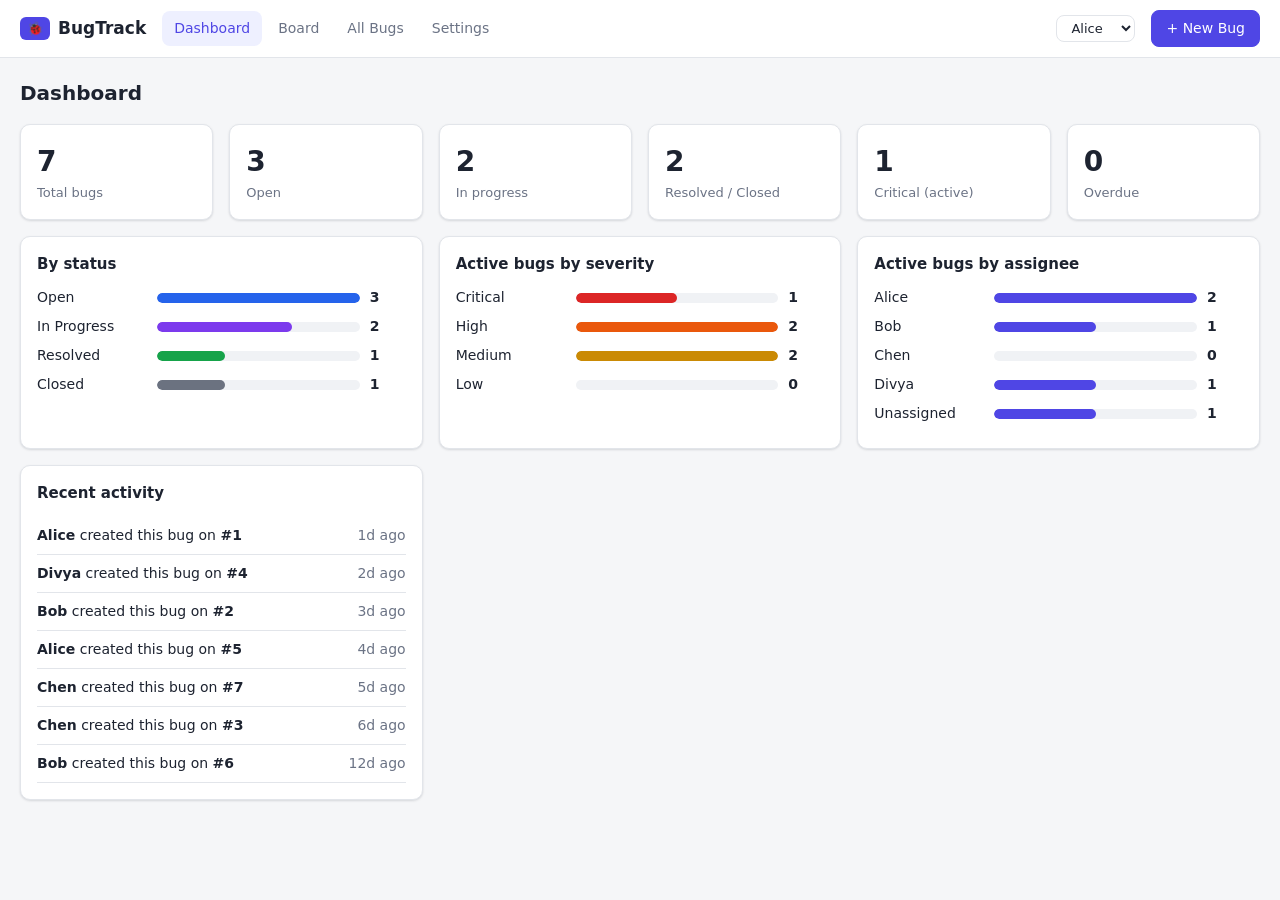
<file: prototype/bugtracker.html>
<!doctype html>
<html lang="en">
<head>
<meta charset="utf-8">
<meta name="viewport" content="width=device-width, initial-scale=1">
<title>BugTrack</title>
<style>
:root{
  --bg:#f5f6f8;--surface:#fff;--surface2:#f0f2f5;--border:#e2e5ea;--text:#1d2330;--muted:#6b7385;
  --accent:#4f46e5;--accent-weak:#eef0ff;--danger:#dc2626;--warn:#d97706;--ok:#16a34a;--info:#2563eb;
  --shadow:0 1px 2px rgba(16,24,40,.06),0 1px 3px rgba(16,24,40,.08);--radius:10px;
}
@media (prefers-color-scheme:dark){:root:not([data-theme="light"]){
  --bg:#0f1218;--surface:#171b23;--surface2:#1f2430;--border:#2a3140;--text:#e6e9ef;--muted:#9aa3b5;
  --accent:#818cf8;--accent-weak:#23264a;--shadow:none;}}
:root[data-theme="dark"]{--bg:#0f1218;--surface:#171b23;--surface2:#1f2430;--border:#2a3140;--text:#e6e9ef;--muted:#9aa3b5;
  --accent:#818cf8;--accent-weak:#23264a;--shadow:none;}
*{box-sizing:border-box}
body{margin:0;font:14px/1.5 system-ui,-apple-system,"Segoe UI",Roboto,sans-serif;background:var(--bg);color:var(--text)}
button,input,select,textarea{font:inherit;color:inherit}
header{position:sticky;top:0;z-index:10;background:var(--surface);border-bottom:1px solid var(--border);
  display:flex;align-items:center;gap:16px;padding:10px 20px;flex-wrap:wrap}
.brand{font-weight:700;font-size:17px;display:flex;align-items:center;gap:8px}
.brand span{background:var(--accent);color:#fff;border-radius:6px;padding:2px 7px;font-size:13px}
nav{display:flex;gap:4px;flex-wrap:wrap}
nav button{background:none;border:0;padding:7px 12px;border-radius:8px;cursor:pointer;color:var(--muted);font-weight:500}
nav button.active{background:var(--accent-weak);color:var(--accent)}
nav button:hover{color:var(--text)}
.spacer{flex:1}
.btn{border:1px solid var(--border);background:var(--surface);padding:7px 14px;border-radius:8px;cursor:pointer;font-weight:500}
.btn:hover{background:var(--surface2)}
.btn.primary{background:var(--accent);border-color:var(--accent);color:#fff}
.btn.primary:hover{filter:brightness(1.08)}
.btn.danger{color:var(--danger)}
.btn.sm{padding:4px 10px;font-size:13px}
main{max-width:1280px;margin:0 auto;padding:20px}
h2{margin:0 0 16px;font-size:20px}
h3{margin:0 0 12px;font-size:15px}
.card{background:var(--surface);border:1px solid var(--border);border-radius:var(--radius);box-shadow:var(--shadow);padding:16px}
.grid{display:grid;gap:16px}
.stats{grid-template-columns:repeat(auto-fit,minmax(160px,1fr))}
.stat .n{font-size:28px;font-weight:700}
.stat .l{color:var(--muted);font-size:13px}
.two{grid-template-columns:repeat(auto-fit,minmax(320px,1fr))}
.bar-row{display:grid;grid-template-columns:110px 1fr 36px;align-items:center;gap:10px;margin:8px 0}
.bar{height:10px;background:var(--surface2);border-radius:5px;overflow:hidden}
.bar i{display:block;height:100%;border-radius:5px}
.muted{color:var(--muted)}
.pill{display:inline-block;padding:1px 8px;border-radius:999px;font-size:12px;font-weight:600;white-space:nowrap}
.sev-Critical{background:#fde2e2;color:#b91c1c}.sev-High{background:#ffedd5;color:#c2410c}
.sev-Medium{background:#fef9c3;color:#a16207}.sev-Low{background:#dcfce7;color:#15803d}
.st-Open{background:#dbeafe;color:#1d4ed8}.st-InProgress{background:#ede9fe;color:#6d28d9}
.st-Resolved{background:#dcfce7;color:#15803d}.st-Closed{background:#e5e7eb;color:#4b5563}
@media (prefers-color-scheme:dark){:root:not([data-theme="light"]) .pill{filter:saturate(.9) brightness(.9)}}
.toolbar{display:flex;gap:8px;flex-wrap:wrap;margin-bottom:14px}
.toolbar input,.toolbar select,.field input,.field select,.field textarea{
  background:var(--surface);border:1px solid var(--border);border-radius:8px;padding:7px 10px;min-width:0}
.toolbar input[type=search]{flex:1;min-width:180px}
.table-wrap{overflow-x:auto}
table{width:100%;border-collapse:collapse;background:var(--surface)}
th,td{text-align:left;padding:10px 12px;border-bottom:1px solid var(--border);white-space:nowrap}
th{font-size:12px;text-transform:uppercase;letter-spacing:.04em;color:var(--muted);cursor:pointer;user-select:none}
td.title{white-space:normal;min-width:220px;font-weight:500}
tbody tr{cursor:pointer}tbody tr:hover{background:var(--surface2)}
.board{display:grid;grid-template-columns:repeat(4,minmax(240px,1fr));gap:14px;overflow-x:auto;padding-bottom:8px}
.col{background:var(--surface2);border-radius:var(--radius);padding:10px;min-height:300px}
.col.over{outline:2px dashed var(--accent)}
.col h3{display:flex;justify-content:space-between;font-size:13px;text-transform:uppercase;letter-spacing:.04em;color:var(--muted)}
.ticket{background:var(--surface);border:1px solid var(--border);border-radius:8px;padding:10px;margin-bottom:8px;cursor:grab;box-shadow:var(--shadow)}
.ticket .id{font-size:12px;color:var(--muted)}
.ticket .t{font-weight:500;margin:2px 0 8px}
.ticket .meta{display:flex;gap:6px;flex-wrap:wrap;align-items:center;font-size:12px}
.avatar{display:inline-flex;width:22px;height:22px;border-radius:50%;background:var(--accent);color:#fff;font-size:11px;
  align-items:center;justify-content:center;font-weight:600;margin-left:auto}
dialog{border:0;border-radius:14px;padding:0;background:var(--surface);color:var(--text);width:min(760px,calc(100vw - 32px));
  max-height:calc(100vh - 40px);box-shadow:0 20px 60px rgba(0,0,0,.3)}
dialog::backdrop{background:rgba(10,12,20,.5)}
.dlg-head{display:flex;align-items:center;justify-content:space-between;padding:16px 20px;border-bottom:1px solid var(--border)}
.dlg-body{padding:20px;overflow:auto}
.dlg-foot{display:flex;gap:8px;justify-content:flex-end;padding:14px 20px;border-top:1px solid var(--border)}
.form{display:grid;grid-template-columns:repeat(auto-fit,minmax(200px,1fr));gap:12px}
.field{display:flex;flex-direction:column;gap:4px}
.field.full{grid-column:1/-1}
.field label{font-size:12px;font-weight:600;color:var(--muted)}
.field textarea{min-height:90px;resize:vertical}
.comments{margin-top:20px}
.comment{border-left:3px solid var(--accent);padding:6px 10px;margin:8px 0;background:var(--surface2);border-radius:0 6px 6px 0}
.comment .who{font-size:12px;color:var(--muted)}
.history{font-size:12px;color:var(--muted);margin-top:16px}
.history div{padding:3px 0}
.list-item{display:flex;align-items:center;justify-content:space-between;padding:8px 0;border-bottom:1px solid var(--border)}
.empty{text-align:center;padding:40px;color:var(--muted)}
.toast{position:fixed;bottom:20px;left:50%;transform:translateX(-50%);background:var(--text);color:var(--bg);
  padding:10px 18px;border-radius:8px;opacity:0;transition:opacity .2s;pointer-events:none;z-index:100}
.toast.show{opacity:1}
@media (max-width:640px){header{padding:10px 16px}main{padding:16px}.board{grid-template-columns:repeat(4,85vw)}}
</style>
</head>
<body>
<header>
  <div class="brand"><span>🐞</span>BugTrack</div>
  <nav id="nav">
    <button data-view="dashboard" class="active">Dashboard</button>
    <button data-view="board">Board</button>
    <button data-view="list">All Bugs</button>
    <button data-view="settings">Settings</button>
  </nav>
  <div class="spacer"></div>
  <select id="currentUser" class="btn sm" title="Acting as"></select>
  <button class="btn primary" id="newBugBtn">+ New Bug</button>
</header>
<main id="app"></main>

<dialog id="bugDlg">
  <form method="dialog" id="bugForm">
    <div class="dlg-head"><h3 id="dlgTitle" style="margin:0">New Bug</h3><button class="btn sm" value="cancel" formnovalidate>✕</button></div>
    <div class="dlg-body">
      <div class="form">
        <div class="field full"><label>Title *</label><input name="title" required maxlength="140"></div>
        <div class="field full"><label>Description / Steps to reproduce</label><textarea name="description"></textarea></div>
        <div class="field"><label>Project</label><select name="project"></select></div>
        <div class="field"><label>Status</label><select name="status"></select></div>
        <div class="field"><label>Severity</label><select name="severity"></select></div>
        <div class="field"><label>Priority</label><select name="priority"></select></div>
        <div class="field"><label>Assignee</label><select name="assignee"></select></div>
        <div class="field"><label>Due date</label><input type="date" name="due"></div>
        <div class="field full"><label>Environment (browser, OS, version)</label><input name="environment"></div>
      </div>
      <div id="extra"></div>
    </div>
    <div class="dlg-foot">
      <button type="button" class="btn danger" id="deleteBtn" style="margin-right:auto">Delete</button>
      <button class="btn" value="cancel" formnovalidate>Cancel</button>
      <button class="btn primary" value="save" id="saveBtn">Save</button>
    </div>
  </form>
</dialog>
<div class="toast" id="toast"></div>

<script>
const STATUSES=["Open","In Progress","Resolved","Closed"];
const SEVERITIES=["Critical","High","Medium","Low"];
const PRIORITIES=["P1","P2","P3","P4"];
const SEV_COLOR={Critical:"#dc2626",High:"#ea580c",Medium:"#ca8a04",Low:"#16a34a"};
const ST_COLOR={"Open":"#2563eb","In Progress":"#7c3aed","Resolved":"#16a34a","Closed":"#6b7280"};
const KEY="bugtrack-data-v1";

let state=load();
let view="dashboard";
let filters={q:"",status:"",severity:"",assignee:"",project:"",sort:"id",dir:-1};
let editingId=null;

function seed(){
  const now=Date.now(),d=n=>new Date(now-n*864e5).toISOString();
  const users=["Alice","Bob","Chen","Divya"];
  const projects=["Web App","Mobile App","API"];
  const raw=[
    ["Login button unresponsive on Safari","Clicking Login does nothing on Safari 17.",'Web App',"Open","Critical","P1","Alice",1],
    ["Crash when uploading large image","App crashes when image > 10MB.",'Mobile App',"In Progress","High","P1","Bob",3],
    ["Typo on pricing page","'Anual' should be 'Annual'.",'Web App',"Resolved","Low","P4","Chen",6],
    ["/users endpoint returns 500 for empty query","GET /users?q= returns 500 instead of [].",'API',"Open","High","P2","Divya",2],
    ["Dark mode colors unreadable in settings","Contrast too low on settings labels.",'Mobile App',"Open","Medium","P3","",4],
    ["Password reset email delayed","Emails arrive 10+ minutes late.",'API',"Closed","Medium","P2","Bob",12],
    ["Pagination skips page 2","Next goes from page 1 to 3.",'Web App',"In Progress","Medium","P2","Alice",5],
  ];
  return {nextId:raw.length+1,users,projects,bugs:raw.map((r,i)=>({
    id:i+1,title:r[0],description:r[1],project:r[2],status:r[3],severity:r[4],priority:r[5],assignee:r[6],
    reporter:users[i%users.length],due:"",environment:"",created:d(r[7]),updated:d(Math.max(0,r[7]-1)),
    comments:[],history:[{at:d(r[7]),by:users[i%users.length],text:"created this bug"}]}))};
}
function load(){try{const s=JSON.parse(localStorage.getItem(KEY));if(s&&s.bugs)return s;}catch(e){}return seed();}
function save(){try{localStorage.setItem(KEY,JSON.stringify(state));}catch(e){}}
const me=()=>document.getElementById("currentUser").value||"Anonymous";
const esc=s=>String(s??"").replace(/[&<>"']/g,c=>({"&":"&amp;","<":"&lt;",">":"&gt;",'"':"&quot;","'":"&#39;"}[c]));
const fmt=iso=>iso?new Date(iso).toLocaleString(undefined,{dateStyle:"medium",timeStyle:"short"}):"";
const ago=iso=>{const s=(Date.now()-new Date(iso))/1e3;if(s<60)return"just now";if(s<3600)return Math.floor(s/60)+"m ago";
  if(s<86400)return Math.floor(s/3600)+"h ago";return Math.floor(s/86400)+"d ago";};
const initials=n=>n?n.split(/\s+/).map(x=>x[0]).join("").slice(0,2).toUpperCase():"";
const pill=(cls,v)=>`<span class="pill ${cls}-${String(v).replace(/\s/g,"")}">${esc(v)}</span>`;
const opts=(arr,sel,blank)=>(blank!=null?`<option value="">${blank}</option>`:"")+arr.map(v=>`<option ${v===sel?"selected":""}>${esc(v)}</option>`).join("");
function toast(msg){const t=document.getElementById("toast");t.textContent=msg;t.classList.add("show");clearTimeout(t._h);t._h=setTimeout(()=>t.classList.remove("show"),1800);}
const overdue=b=>b.due&&!["Resolved","Closed"].includes(b.status)&&new Date(b.due+"T23:59")<new Date();

/* ---------- Views ---------- */
function render(){
  document.querySelectorAll("#nav button").forEach(b=>b.classList.toggle("active",b.dataset.view===view));
  const app=document.getElementById("app");
  app.innerHTML={dashboard,board,list,settings}[view]();
  if(view==="board")bindBoard();
  if(view==="list")bindList();
  if(view==="settings")bindSettings();
  app.querySelectorAll("[data-open]").forEach(el=>el.addEventListener("click",()=>openBug(+el.dataset.open)));
}

function dashboard(){
  const b=state.bugs,count=f=>b.filter(f).length;
  const active=x=>!["Resolved","Closed"].includes(x.status);
  const stats=[["Total bugs",b.length],["Open",count(x=>x.status==="Open")],["In progress",count(x=>x.status==="In Progress")],
    ["Resolved / Closed",count(x=>!active(x))],["Critical (active)",count(x=>active(x)&&x.severity==="Critical")],["Overdue",count(overdue)]];
  const bars=(keys,fn,colors)=>{const max=Math.max(1,...keys.map(fn));return keys.map(k=>`<div class="bar-row"><span>${esc(k||"Unassigned")}</span>
    <div class="bar"><i style="width:${fn(k)/max*100}%;background:${colors?colors[k]:"var(--accent)"}"></i></div><b>${fn(k)}</b></div>`).join("");};
  const recent=b.flatMap(x=>x.history.map(h=>({...h,bug:x}))).sort((a,c)=>c.at.localeCompare(a.at)).slice(0,8);
  return `<h2>Dashboard</h2>
  <div class="grid stats">${stats.map(([l,n])=>`<div class="card stat"><div class="n">${n}</div><div class="l">${l}</div></div>`).join("")}</div>
  <div class="grid two" style="margin-top:16px">
    <div class="card"><h3>By status</h3>${bars(STATUSES,s=>count(x=>x.status===s),ST_COLOR)}</div>
    <div class="card"><h3>Active bugs by severity</h3>${bars(SEVERITIES,s=>count(x=>active(x)&&x.severity===s),SEV_COLOR)}</div>
    <div class="card"><h3>Active bugs by assignee</h3>${bars([...state.users,""],u=>count(x=>active(x)&&x.assignee===u))}</div>
    <div class="card"><h3>Recent activity</h3>${recent.length?recent.map(r=>`<div class="list-item" data-open="${r.bug.id}" style="cursor:pointer">
      <span><b>${esc(r.by)}</b> ${esc(r.text)} on <b>#${r.bug.id}</b></span><span class="muted">${ago(r.at)}</span></div>`).join(""):`<div class="muted">No activity yet</div>`}</div>
  </div>`;
}

function board(){
  return `<h2>Board</h2><p class="muted" style="margin-top:-8px">Drag cards between columns to change status.</p>
  <div class="board">${STATUSES.map(s=>{const items=state.bugs.filter(b=>b.status===s);
    return `<div class="col" data-status="${s}"><h3><span>${s}</span><span>${items.length}</span></h3>
    ${items.map(b=>`<div class="ticket" draggable="true" data-id="${b.id}" data-open="${b.id}">
      <div class="id">#${b.id} · ${esc(b.project)}</div><div class="t">${esc(b.title)}</div>
      <div class="meta">${pill("sev",b.severity)}<span class="pill" style="background:var(--surface2)">${b.priority}</span>
      ${overdue(b)?'<span class="pill sev-Critical">Overdue</span>':""}
      ${b.assignee?`<span class="avatar" title="${esc(b.assignee)}">${initials(b.assignee)}</span>`:""}</div></div>`).join("")}</div>`;}).join("")}</div>`;
}
function bindBoard(){
  document.querySelectorAll(".ticket").forEach(t=>t.addEventListener("dragstart",e=>e.dataTransfer.setData("text/plain",t.dataset.id)));
  document.querySelectorAll(".col").forEach(c=>{
    c.addEventListener("dragover",e=>{e.preventDefault();c.classList.add("over");});
    c.addEventListener("dragleave",()=>c.classList.remove("over"));
    c.addEventListener("drop",e=>{e.preventDefault();c.classList.remove("over");
      const b=state.bugs.find(x=>x.id==e.dataTransfer.getData("text/plain"));
      if(b&&b.status!==c.dataset.status){log(b,`changed status ${b.status} → ${c.dataset.status}`);b.status=c.dataset.status;save();render();toast(`#${b.id} moved to ${b.status}`);}});
  });
}

function filtered(){
  const q=filters.q.toLowerCase();
  const sevRank=s=>SEVERITIES.indexOf(s);
  return state.bugs.filter(b=>(!q||`#${b.id} ${b.title} ${b.description}`.toLowerCase().includes(q))
    &&(!filters.status||b.status===filters.status)&&(!filters.severity||b.severity===filters.severity)
    &&(!filters.project||b.project===filters.project)
    &&(!filters.assignee||(filters.assignee==="__none"?!b.assignee:b.assignee===filters.assignee)))
  .sort((a,c)=>{const k=filters.sort;let x=a[k],y=c[k];if(k==="severity"){x=sevRank(x);y=sevRank(y);}
    return (x>y?1:x<y?-1:0)*filters.dir;});
}
function list(){
  const rows=filtered(),cols=[["id","ID"],["title","Title"],["project","Project"],["status","Status"],["severity","Severity"],
    ["priority","Priority"],["assignee","Assignee"],["updated","Updated"]];
  return `<h2>All Bugs</h2>
  <div class="toolbar">
    <input type="search" id="fq" placeholder="Search by ID, title, description…" value="${esc(filters.q)}">
    <select id="fstatus">${opts(STATUSES,filters.status,"All statuses")}</select>
    <select id="fseverity">${opts(SEVERITIES,filters.severity,"All severities")}</select>
    <select id="fproject">${opts(state.projects,filters.project,"All projects")}</select>
    <select id="fassignee"><option value="">All assignees</option><option value="__none" ${filters.assignee==="__none"?"selected":""}>Unassigned</option>${opts(state.users,filters.assignee)}</select>
    <button class="btn" id="fclear">Clear</button><button class="btn" id="fcsv">Export CSV</button>
  </div>
  <div class="card table-wrap" style="padding:0">${rows.length?`<table><thead><tr>${cols.map(([k,l])=>`<th data-sort="${k}">${l}${filters.sort===k?(filters.dir>0?" ▲":" ▼"):""}</th>`).join("")}</tr></thead>
  <tbody>${rows.map(b=>`<tr data-open="${b.id}"><td>#${b.id}</td><td class="title">${esc(b.title)}${overdue(b)?' <span class="pill sev-Critical">Overdue</span>':""}</td>
  <td>${esc(b.project)}</td><td>${pill("st",b.status)}</td><td>${pill("sev",b.severity)}</td><td>${b.priority}</td>
  <td>${esc(b.assignee)||'<span class="muted">—</span>'}</td><td class="muted">${ago(b.updated)}</td></tr>`).join("")}</tbody></table>`
  :`<div class="empty">No bugs match these filters.</div>`}</div>
  <p class="muted">${rows.length} of ${state.bugs.length} bugs</p>`;
}
function bindList(){
  const q=document.getElementById("fq");
  q.addEventListener("input",()=>{filters.q=q.value;const pos=q.selectionStart;render();const n=document.getElementById("fq");n.focus();n.setSelectionRange(pos,pos);});
  ["status","severity","project","assignee"].forEach(k=>document.getElementById("f"+k).addEventListener("change",e=>{filters[k]=e.target.value;render();}));
  document.getElementById("fclear").onclick=()=>{filters={...filters,q:"",status:"",severity:"",assignee:"",project:""};render();};
  document.getElementById("fcsv").onclick=exportCSV;
  document.querySelectorAll("th[data-sort]").forEach(th=>th.onclick=()=>{const k=th.dataset.sort;
    filters.dir=filters.sort===k?-filters.dir:1;filters.sort=k;render();});
}

function settings(){
  const sec=(title,key)=>`<div class="card"><h3>${title}</h3>
    ${state[key].map((v,i)=>`<div class="list-item"><span>${esc(v)}</span><button class="btn sm danger" data-del="${key}:${i}">Remove</button></div>`).join("")}
    <div class="toolbar" style="margin:12px 0 0"><input id="add-${key}" placeholder="Add…" style="flex:1"><button class="btn" data-add="${key}">Add</button></div></div>`;
  return `<h2>Settings</h2><div class="grid two">${sec("Team members","users")}${sec("Projects","projects")}
  <div class="card"><h3>Data</h3><p class="muted">Data is saved in this browser. Back it up or move it with export/import.</p>
    <div class="toolbar"><button class="btn" id="exp">Export JSON</button><label class="btn">Import JSON<input type="file" id="imp" accept=".json" hidden></label>
    <button class="btn danger" id="reset">Reset to sample data</button></div></div>
  <div class="card"><h3>Appearance</h3><div class="toolbar"><select id="theme">${["system","light","dark"].map(t=>`<option ${localGet("bt-theme","system")===t?"selected":""}>${t}</option>`).join("")}</select></div></div></div>`;
}
function bindSettings(){
  document.querySelectorAll("[data-add]").forEach(b=>b.onclick=()=>{const k=b.dataset.add,inp=document.getElementById("add-"+k),v=inp.value.trim();
    if(!v)return;if(state[k].includes(v))return toast("Already exists");state[k].push(v);save();render();fillUsers();});
  document.querySelectorAll("[data-del]").forEach(b=>b.onclick=()=>{const[k,i]=b.dataset.del.split(":");
    if(state[k].length<=1)return toast("Keep at least one");state[k].splice(+i,1);save();render();fillUsers();});
  document.getElementById("exp").onclick=()=>download("bugtrack-backup.json",JSON.stringify(state,null,2),"application/json");
  document.getElementById("imp").onchange=e=>{const f=e.target.files[0];if(!f)return;f.text().then(t=>{try{const s=JSON.parse(t);
    if(!Array.isArray(s.bugs))throw 0;state=s;save();fillUsers();render();toast("Imported");}catch{toast("Invalid file");}});};
  document.getElementById("reset").onclick=()=>{if(confirm("Replace all data with sample data?")){state=seed();save();fillUsers();render();toast("Reset done");}};
  document.getElementById("theme").onchange=e=>{localSet("bt-theme",e.target.value);applyTheme();};
}

/* ---------- Bug dialog ---------- */
const dlg=document.getElementById("bugDlg"),form=document.getElementById("bugForm");
function openBug(id){
  editingId=id||null;
  const b=id?state.bugs.find(x=>x.id===id):{title:"",description:"",project:state.projects[0],status:"Open",severity:"Medium",priority:"P3",assignee:"",due:"",environment:""};
  document.getElementById("dlgTitle").textContent=id?`Bug #${id}`:"New Bug";
  form.title.value=b.title;form.description.value=b.description;form.environment.value=b.environment||"";form.due.value=b.due||"";
  form.project.innerHTML=opts(state.projects.includes(b.project)||!b.project?state.projects:[...state.projects,b.project],b.project);
  form.status.innerHTML=opts(STATUSES,b.status);form.severity.innerHTML=opts(SEVERITIES,b.severity);form.priority.innerHTML=opts(PRIORITIES,b.priority);
  const us=b.assignee&&!state.users.includes(b.assignee)?[...state.users,b.assignee]:state.users;
  form.assignee.innerHTML=opts(us,b.assignee,"Unassigned");
  document.getElementById("deleteBtn").style.display=id?"":"none";
  document.getElementById("extra").innerHTML=id?`
    <p class="muted" style="margin:14px 0 0">Reported by <b>${esc(b.reporter)}</b> · created ${fmt(b.created)} · updated ${fmt(b.updated)}</p>
    <div class="comments"><h3>Comments (${b.comments.length})</h3>
      ${b.comments.map(c=>`<div class="comment"><div class="who">${esc(c.by)} · ${fmt(c.at)}</div>${esc(c.text).replace(/\n/g,"<br>")}</div>`).join("")||'<p class="muted">No comments yet.</p>'}
      <div class="field"><textarea id="newComment" placeholder="Add a comment…" style="min-height:60px"></textarea></div>
      <button type="button" class="btn sm" id="addComment" style="margin-top:6px">Post comment</button></div>
    <div class="history"><h3>History</h3>${b.history.slice().reverse().map(h=>`<div>${fmt(h.at)} — <b>${esc(h.by)}</b> ${esc(h.text)}</div>`).join("")}</div>`:"";
  if(id)document.getElementById("addComment").onclick=()=>{const t=document.getElementById("newComment").value.trim();if(!t)return;
    b.comments.push({by:me(),at:new Date().toISOString(),text:t});log(b,"commented");save();openBug(id);render();};
  if(!dlg.open)dlg.showModal();
}
function log(b,text){const at=new Date().toISOString();b.history.push({at,by:me(),text});b.updated=at;}
dlg.addEventListener("close",()=>{
  if(dlg.returnValue!=="save")return;
  const f=Object.fromEntries(["title","description","project","status","severity","priority","assignee","due","environment"].map(k=>[k,form[k].value.trim()]));
  if(editingId){const b=state.bugs.find(x=>x.id===editingId);
    const labels={title:"title",status:"status",severity:"severity",priority:"priority",assignee:"assignee",project:"project",due:"due date"};
    for(const k in labels)if(b[k]!==f[k])log(b,`changed ${labels[k]} ${b[k]||"(none)"} → ${f[k]||"(none)"}`);
    if(b.description!==f.description||b.environment!==f.environment)log(b,"edited details");
    Object.assign(b,f);toast(`Bug #${b.id} saved`);
  }else{const at=new Date().toISOString(),id=state.nextId++;
    state.bugs.push({id,...f,reporter:me(),created:at,updated:at,comments:[],history:[{at,by:me(),text:"created this bug"}]});toast(`Bug #${id} created`);}
  save();render();
});
document.getElementById("deleteBtn").onclick=()=>{if(confirm(`Delete bug #${editingId}? This cannot be undone.`)){
  state.bugs=state.bugs.filter(b=>b.id!==editingId);save();dlg.close();render();toast("Deleted");}};

/* ---------- Utilities ---------- */
function exportCSV(){
  const cols=["id","title","project","status","severity","priority","assignee","reporter","due","created","updated","description"];
  const q=v=>`"${String(v??"").replace(/"/g,'""')}"`;
  download("bugs.csv",[cols.join(","),...filtered().map(b=>cols.map(c=>q(b[c])).join(","))].join("\n"),"text/csv");
}
function download(name,text,type){const a=document.createElement("a");a.href=URL.createObjectURL(new Blob([text],{type}));a.download=name;a.click();setTimeout(()=>URL.revokeObjectURL(a.href),1000);}
function localGet(k,d){try{return localStorage.getItem(k)??d;}catch{return d;}}
function localSet(k,v){try{localStorage.setItem(k,v);}catch{}}
function applyTheme(){const t=localGet("bt-theme","system");if(t==="system")delete document.documentElement.dataset.theme;else document.documentElement.dataset.theme=t;}
function fillUsers(){const s=document.getElementById("currentUser"),cur=localGet("bt-user",state.users[0]);
  s.innerHTML=state.users.map(u=>`<option ${u===cur?"selected":""}>${esc(u)}</option>`).join("");}

document.getElementById("nav").addEventListener("click",e=>{if(e.target.dataset.view){view=e.target.dataset.view;render();}});
document.getElementById("newBugBtn").onclick=()=>openBug(null);
document.getElementById("currentUser").onchange=e=>localSet("bt-user",e.target.value);
applyTheme();fillUsers();render();
</script>
</body>
</html>
</file>
